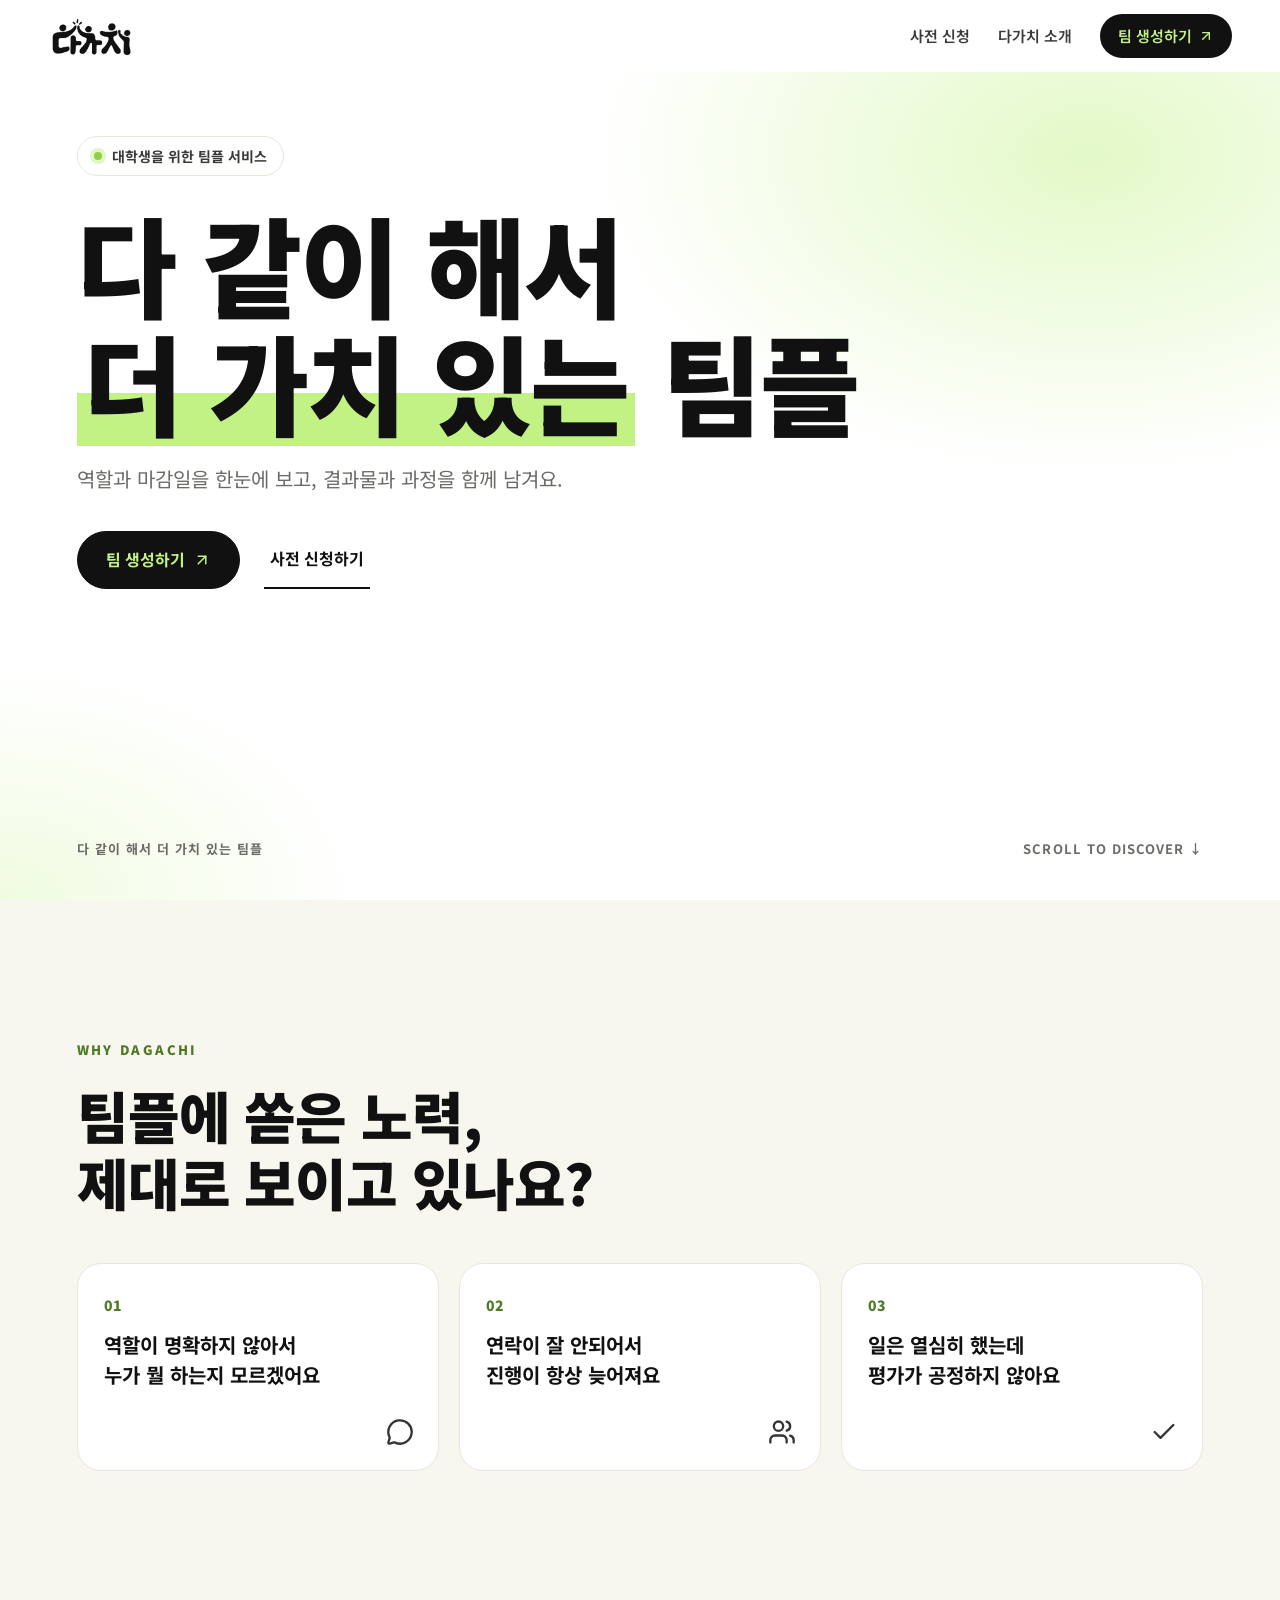
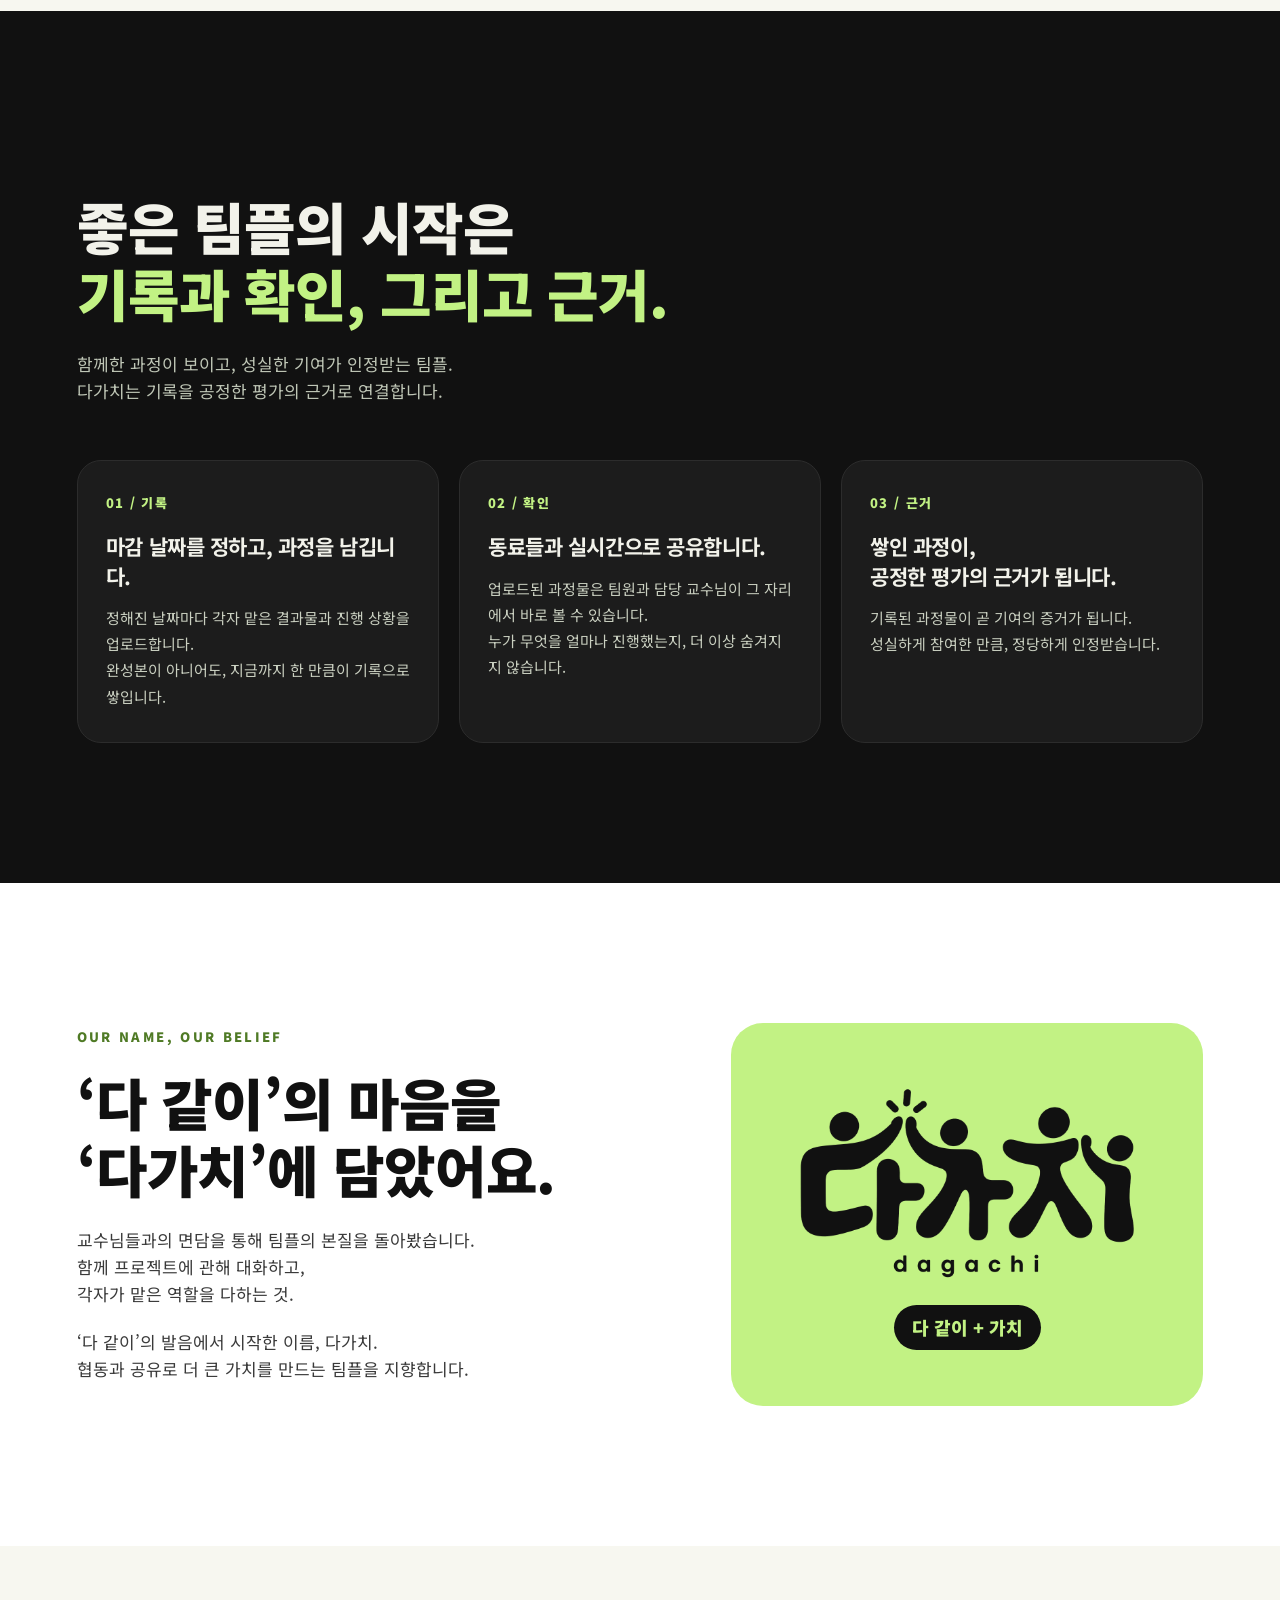
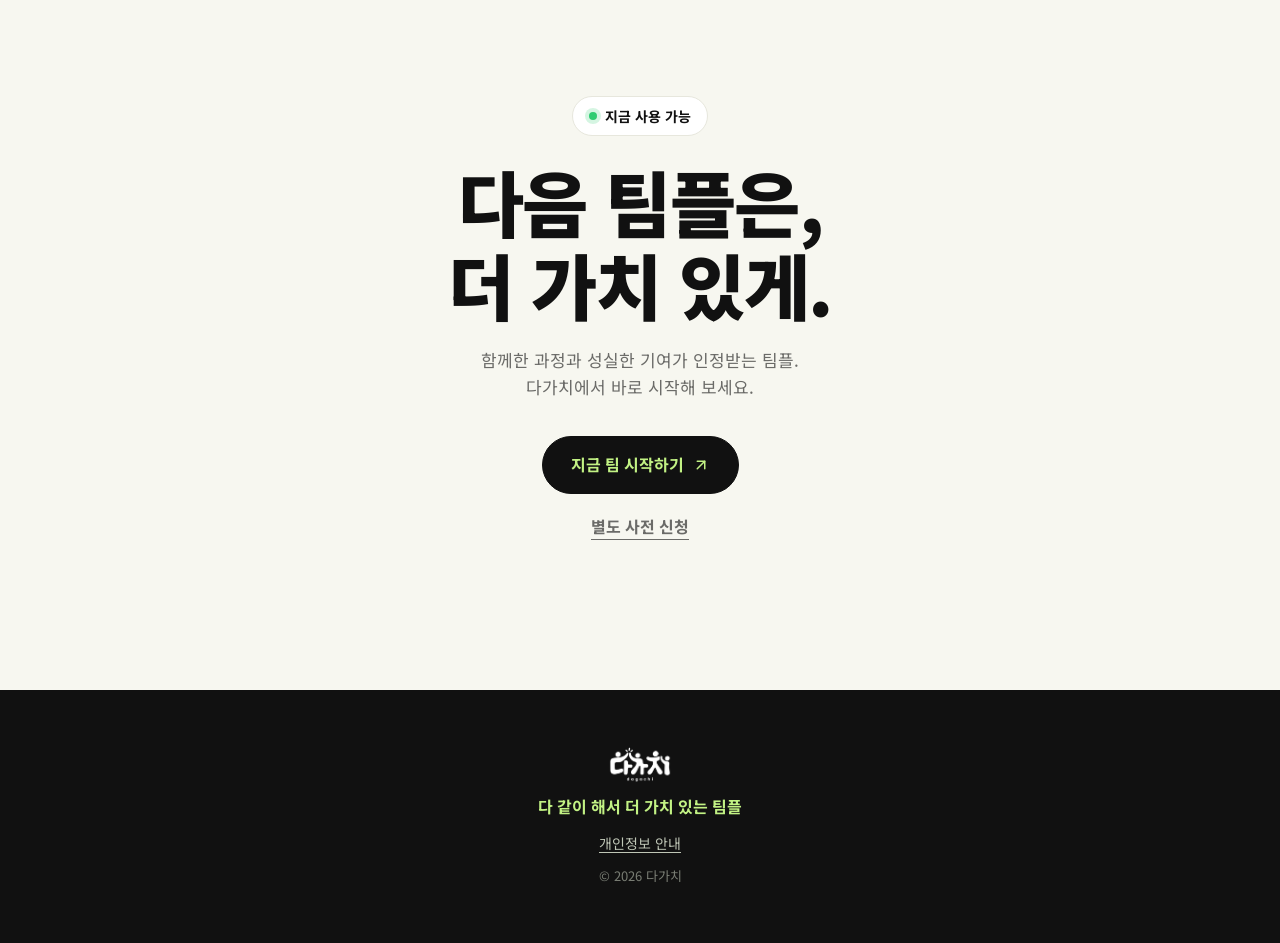
<file: index.html>
<!DOCTYPE html>
<html lang="ko">
<head>
<meta charset="utf-8">
<meta name="viewport" content="width=device-width, initial-scale=1">
<title>다가치 — 다 같이 해서 더 가치 있는 팀플</title>
<meta name="description" content="함께 이야기하고 각자의 역할을 다하는 팀플. 대학생의 더 나은 협업을 준비하는 다가치를 소개합니다.">
<meta property="og:title" content="다가치 — 다 같이 해서 더 가치 있는 팀플">
<meta property="og:description" content="역할과 마감일을 한눈에 보고, 결과물과 과정을 함께 남겨요.">
<meta property="og:image" content="assets/logo-full.png">
<link rel="icon" type="image/png" href="assets/favicon.png">
<link rel="preconnect" href="https://fonts.googleapis.com">
<link rel="preconnect" href="https://fonts.gstatic.com" crossorigin>
<link href="https://fonts.googleapis.com/css2?family=Noto+Sans+KR:wght@400;500;700;900&display=swap" rel="stylesheet">

<!-- Google Analytics (GA4) -->
<script async src="https://www.googletagmanager.com/gtag/js?id=G-YH90YD4DW3"></script>
<script>
  window.dataLayer = window.dataLayer || [];
  function gtag(){ dataLayer.push(arguments); }
  gtag('js', new Date());
  gtag('config', 'G-YH90YD4DW3');
  document.documentElement.classList.add('js');
</script>

<style>
  :root{
    --ink:#111111;
    --ink-soft:#3a3a3a;
    --gray:#6b6b68;
    --paper:#ffffff;
    --cream:#f7f7f0;
    --line:#e7e7dd;
    --lime:#c2f284;
    --lime-dark:#8fce4b;
    --lime-deep:#4f7a25;
    --danger:#c0392b;
    --radius-sm:10px;
    --radius-md:16px;
    --radius-lg:24px;
    --shadow-md:0 12px 30px rgba(17,17,17,.08);
    --shadow-lg:0 24px 60px rgba(17,17,17,.18);
    --header-h:72px;
    --font:'Noto Sans KR',-apple-system,BlinkMacSystemFont,'Segoe UI',Roboto,sans-serif;
  }
  *{ box-sizing:border-box; }
  html{ scroll-behavior:smooth; }
  body{
    margin:0; font-family:var(--font); color:var(--ink); background:var(--paper);
    line-height:1.6; -webkit-font-smoothing:antialiased; overflow-x:hidden;
  }
  body.modal-open{ overflow:hidden; }
  img{ max-width:100%; display:block; }
  a{ color:inherit; text-decoration:none; }
  button{ font:inherit; color:inherit; cursor:pointer; }
  h1,h2,h3{ letter-spacing:-.02em; }
  section[id]{ scroll-margin-top:var(--header-h); }
  :focus-visible{ outline:3px solid var(--lime-dark); outline-offset:3px; border-radius:6px; }

  .skip{
    position:absolute; left:16px; top:-60px; z-index:200;
    background:var(--ink); color:var(--lime); padding:10px 16px; border-radius:999px; font-weight:700;
  }
  .skip:focus{ top:12px; }

  /* ---------- Header ---------- */
  .header{
    position:sticky; top:0; z-index:100; height:var(--header-h);
    display:flex; align-items:center; justify-content:space-between; gap:16px;
    padding:0 clamp(16px,4vw,48px);
    background:rgba(255,255,255,.88); backdrop-filter:blur(10px);
    border-bottom:1px solid transparent; transition:border-color .2s, box-shadow .2s;
  }
  .header.scrolled{ border-color:var(--line); box-shadow:0 4px 20px rgba(17,17,17,.05); }
  .header .logo{ height:40px; width:auto; }
  .header nav{ display:flex; align-items:center; gap:28px; }
  .header nav a{ font-weight:600; font-size:15px; color:var(--ink-soft); transition:color .15s; }
  .header nav a:hover{ color:var(--ink); }
  .nav-cta{
    display:inline-flex; align-items:center; gap:6px;
    background:var(--ink); color:var(--lime)!important; padding:10px 18px; border-radius:999px;
    transition:transform .15s, box-shadow .15s;
  }
  .nav-cta:hover{ transform:translateY(-2px); box-shadow:var(--shadow-md); }
  .menu-toggle{
    display:none; width:44px; height:44px; border:0; border-radius:12px; background:transparent;
    align-items:center; justify-content:center;
  }
  .menu-toggle span,.menu-toggle span::before,.menu-toggle span::after{
    display:block; width:22px; height:2px; background:var(--ink); border-radius:2px; position:relative;
    transition:transform .2s, background .2s;
  }
  .menu-toggle span::before,.menu-toggle span::after{ content:""; position:absolute; left:0; }
  .menu-toggle span::before{ top:-7px; }
  .menu-toggle span::after{ top:7px; }
  .menu-toggle[aria-expanded="true"] span{ background:transparent; }
  .menu-toggle[aria-expanded="true"] span::before{ transform:translateY(7px) rotate(45deg); }
  .menu-toggle[aria-expanded="true"] span::after{ transform:translateY(-7px) rotate(-45deg); }

  @media (max-width:760px){
    .menu-toggle{ display:inline-flex; }
    .header nav{
      position:absolute; top:var(--header-h); left:0; right:0;
      flex-direction:column; align-items:stretch; gap:4px;
      padding:12px 16px 20px; background:var(--paper); border-bottom:1px solid var(--line);
      box-shadow:0 16px 30px rgba(17,17,17,.08);
      display:none;
    }
    .header nav.open{ display:flex; }
    .header nav a{ padding:12px 8px; font-size:16px; }
    .nav-cta{ justify-content:center; margin-top:8px; }
    html:not(.js) .header nav{ display:flex; position:static; box-shadow:none; flex-direction:row; padding:0; border:0; }
  }

  /* ---------- Buttons ---------- */
  .primary,.btn{
    display:inline-flex; align-items:center; justify-content:center; gap:8px;
    padding:15px 28px; border-radius:999px; border:1.5px solid var(--ink);
    background:var(--ink); color:var(--lime); font-weight:700; font-size:16px;
    transition:transform .15s, box-shadow .15s, background .15s, color .15s;
  }
  .primary:hover,.btn:hover{ transform:translateY(-2px); box-shadow:var(--shadow-md); }
  .btn-ghost{ background:transparent; color:var(--ink); }
  .btn-ghost:hover{ background:var(--ink); color:var(--lime); }
  .btn[disabled]{ opacity:.6; cursor:not-allowed; transform:none; box-shadow:none; }
  .secondary-link{
    font-weight:700; font-size:16px; padding:15px 6px;
    border-bottom:2px solid var(--ink); border-radius:0;
  }
  .secondary-link:hover{ color:var(--lime-deep); border-color:var(--lime-deep); }

  /* ---------- Hero ---------- */
  .hero{
    min-height:calc(100vh - var(--header-h)); min-height:calc(100svh - var(--header-h));
    display:flex; flex-direction:column; justify-content:center;
    padding:64px clamp(16px,6vw,96px) 40px; position:relative;
    background:
      radial-gradient(55% 55% at 85% 10%, rgba(194,242,132,.45), rgba(194,242,132,0) 70%),
      radial-gradient(40% 40% at 0% 100%, rgba(194,242,132,.25), rgba(194,242,132,0) 70%),
      var(--paper);
  }
  .eyebrow{
    display:inline-flex; align-items:center; gap:10px; align-self:flex-start;
    font-weight:700; font-size:14px; color:var(--ink-soft);
    background:var(--paper); border:1px solid var(--line); padding:8px 16px; border-radius:999px;
  }
  .eyebrow span{ width:8px; height:8px; border-radius:50%; background:var(--lime-dark); box-shadow:0 0 0 4px rgba(194,242,132,.5); }
  .hero h1{ font-size:clamp(44px,8.5vw,112px); line-height:1.08; font-weight:900; margin:28px 0 24px; }
  .highlight{ background:linear-gradient(transparent 58%, var(--lime) 58%, var(--lime) 92%, transparent 92%); padding:0 .06em; }
  .hero-copy{ font-size:clamp(17px,2vw,20px); color:var(--gray); margin:0 0 36px; max-width:560px; }
  .hero-actions{ display:flex; align-items:center; gap:24px; flex-wrap:wrap; }
  .hero-bottom{
    display:flex; justify-content:space-between; gap:16px; flex-wrap:wrap;
    margin-top:auto; padding-top:64px; font-size:13px; font-weight:700; letter-spacing:.08em; color:var(--gray);
  }
  .scroll-link{ background:none; border:0; padding:0; font-weight:700; letter-spacing:.08em; color:var(--gray); }
  .scroll-link:hover{ color:var(--ink); }
  .scroll-link .arrow{ display:inline-block; animation:bob 1.6s ease-in-out infinite; }
  @keyframes bob{ 50%{ transform:translateY(4px); } }

  /* ---------- Sections ---------- */
  .section{ padding:clamp(80px,12vw,140px) clamp(16px,6vw,96px); }
  .section-label{ font-size:13px; font-weight:900; letter-spacing:.18em; color:var(--lime-deep); margin-bottom:20px; }
  .section h2{ font-size:clamp(30px,4.6vw,56px); line-height:1.2; font-weight:900; margin:0 0 24px; }
  .section-copy{ font-size:17px; color:var(--gray); margin:0 0 56px; max-width:640px; }

  .intro{ background:var(--cream); }
  .questions{ display:grid; grid-template-columns:repeat(3,1fr); gap:20px; margin-top:48px; }
  .questions > div{
    position:relative; background:var(--paper); border:1px solid var(--line); border-radius:var(--radius-lg);
    padding:28px 26px 80px; transition:transform .2s, box-shadow .2s;
  }
  .questions > div:hover{ transform:translateY(-4px); box-shadow:var(--shadow-md); }
  .questions span{ font-weight:900; font-size:14px; color:var(--lime-deep); }
  .questions p{ font-size:clamp(17px,1.8vw,20px); font-weight:700; margin:12px 0 0; line-height:1.5; }
  .questions svg{ position:absolute; right:24px; bottom:24px; color:var(--ink); opacity:.85; }
  @media (max-width:860px){ .questions{ grid-template-columns:1fr; } }

  .values{ background:var(--ink); color:#f2f2ea; }
  .values .section-label{ color:var(--lime); }
  .values h2 span{ color:var(--lime); }
  .values .section-copy{ color:#bfc6b6; }
  .value-list{ display:grid; grid-template-columns:repeat(3,1fr); gap:20px; }
  .value-list article{
    background:#1c1c1c; border:1px solid #2c2c2c; border-radius:var(--radius-lg); padding:32px 28px;
    transition:transform .2s, background .2s, border-color .2s;
  }
  .value-list article:hover{ transform:translateY(-4px); border-color:var(--lime); }
  .value-num{ font-size:13px; font-weight:900; letter-spacing:.1em; color:var(--lime); margin-bottom:18px; }
  .value-list h3{ font-size:21px; line-height:1.4; margin:0 0 14px; }
  .value-list p{ margin:0; font-size:15px; color:#c9cfc0; line-height:1.75; }
  @media (max-width:960px){ .value-list{ grid-template-columns:1fr; } }

  .story{ display:grid; grid-template-columns:1.1fr .9fr; gap:clamp(32px,6vw,80px); align-items:center; }
  .story p{ font-size:17px; color:var(--ink-soft); margin:0 0 20px; }
  .brand-panel{
    background:var(--lime); border-radius:32px; padding:clamp(32px,5vw,56px);
    display:flex; flex-direction:column; align-items:center; gap:24px;
  }
  .brand-panel img{ width:100%; max-width:420px; height:auto; }
  .brand-panel span{ font-weight:900; font-size:18px; background:var(--ink); color:var(--lime); padding:8px 18px; border-radius:999px; }
  @media (max-width:860px){ .story{ grid-template-columns:1fr; } }

  .closing{
    text-align:center; padding:clamp(88px,12vw,150px) 16px; background:var(--cream);
    display:flex; flex-direction:column; align-items:center;
  }
  .status{
    display:inline-flex; align-items:center; gap:8px; font-weight:700; font-size:14px;
    background:var(--paper); border:1px solid var(--line); padding:8px 16px; border-radius:999px;
  }
  .status::before{ content:""; width:8px; height:8px; border-radius:50%; background:#2ecc71; box-shadow:0 0 0 4px rgba(46,204,113,.2); }
  .closing h2{ font-size:clamp(36px,6vw,72px); line-height:1.15; font-weight:900; margin:24px 0 20px; }
  .closing p{ color:var(--gray); font-size:17px; margin:0 0 36px; }
  .closing-signup{ margin-top:20px; font-weight:700; color:var(--gray); border-bottom:1.5px solid currentColor; }
  .closing-signup:hover{ color:var(--ink); }

  footer{
    background:var(--ink); color:#bfc6b6; padding:56px 16px;
    display:flex; flex-direction:column; align-items:center; gap:12px; text-align:center;
  }
  footer .logo{ height:36px; width:auto; }
  footer p{ margin:0; color:var(--lime); font-weight:700; }
  .privacy-link{ font-size:14px; text-decoration:underline; text-underline-offset:3px; }
  .privacy-link:hover{ color:#fff; }
  footer > span{ font-size:13px; opacity:.6; }

  .to-top{
    position:fixed; right:20px; bottom:20px; z-index:90; width:48px; height:48px; border-radius:50%;
    border:0; background:var(--ink); color:var(--lime); box-shadow:var(--shadow-md);
    display:flex; align-items:center; justify-content:center;
    opacity:0; pointer-events:none; transform:translateY(10px); transition:opacity .2s, transform .2s;
  }
  .to-top.show{ opacity:1; pointer-events:auto; transform:none; }

  /* ---------- Reveal (JS 있을 때만) ---------- */
  .js .reveal{ opacity:0; transform:translateY(24px); transition:opacity .7s ease, transform .7s ease; }
  .js .reveal.in{ opacity:1; transform:none; }
  @media (prefers-reduced-motion:reduce){
    html{ scroll-behavior:auto; }
    .js .reveal{ opacity:1; transform:none; transition:none; }
    .scroll-link .arrow{ animation:none; }
  }

  /* ---------- Modal (JS 없이도 :target 으로 열림) ---------- */
  .modal{
    position:fixed; inset:0; z-index:300; display:none;
    align-items:flex-start; justify-content:center; padding:5vh 16px;
    background:rgba(17,17,17,.55); overflow-y:auto;
  }
  html:not(.js) .modal:target,.modal.open{ display:flex; }
  .modal-dialog{
    position:relative; width:100%; max-width:560px; margin:auto;
    background:var(--paper); border-radius:var(--radius-lg); box-shadow:var(--shadow-lg);
    padding:clamp(28px,5vw,40px); animation:pop .25s ease;
  }
  @keyframes pop{ from{ opacity:0; transform:translateY(12px) scale(.98); } }
  .modal-close{
    position:absolute; top:14px; right:14px; width:40px; height:40px; border-radius:50%;
    border:0; background:var(--cream); display:flex; align-items:center; justify-content:center; font-size:22px; line-height:1;
  }
  .modal-close:hover{ background:var(--line); }
  .modal h2{ font-size:26px; font-weight:900; margin:0 0 8px; padding-right:40px; }
  .modal .lead{ color:var(--gray); margin:0 0 24px; font-size:15px; }
  .modal h3{ font-size:16px; margin:22px 0 6px; }
  .modal .doc p,.modal .doc li{ font-size:14.5px; color:var(--ink-soft); }
  .modal .doc ul{ padding-left:20px; margin:6px 0; }

  form{ display:flex; flex-direction:column; gap:16px; }
  .field{ display:flex; flex-direction:column; gap:6px; }
  .field label{ font-size:14px; font-weight:700; }
  .field .opt{ color:var(--gray); font-weight:500; }
  .row{ display:grid; grid-template-columns:1fr 1fr; gap:12px; }
  @media (max-width:520px){ .row{ grid-template-columns:1fr; } }
  input,select,textarea{
    width:100%; font:inherit; font-size:15px; color:var(--ink); background:var(--paper);
    border:1.5px solid var(--line); border-radius:var(--radius-sm); padding:12px 14px;
    transition:border-color .15s, box-shadow .15s;
  }
  input:focus,select:focus,textarea:focus{ outline:none; border-color:var(--lime-dark); box-shadow:0 0 0 4px rgba(194,242,132,.45); }
  .invalid input,.invalid select{ border-color:var(--danger); }
  .error{ color:var(--danger); font-size:13px; min-height:0; }
  .error:empty{ display:none; }
  .check{ display:flex; gap:10px; align-items:flex-start; font-size:14px; color:var(--ink-soft); }
  .check input{ width:18px; height:18px; margin-top:3px; accent-color:var(--ink); flex:none; }
  .check a{ text-decoration:underline; text-underline-offset:3px; font-weight:700; }
  .hint{ font-size:13px; color:var(--gray); margin:0; }

  .result{ text-align:center; }
  .result[hidden]{ display:none; }
  .result .badge{
    width:64px; height:64px; margin:0 auto 16px; border-radius:50%;
    background:var(--lime); display:flex; align-items:center; justify-content:center;
  }
  .code-box{
    display:flex; align-items:center; justify-content:space-between; gap:12px;
    background:var(--cream); border:1.5px dashed var(--lime-dark); border-radius:var(--radius-md);
    padding:16px 18px; margin:20px 0;
  }
  .code-box strong{ font-size:28px; letter-spacing:.18em; font-family:ui-monospace,SFMono-Regular,Menlo,monospace; }
  .result-actions{ display:flex; gap:10px; justify-content:center; flex-wrap:wrap; }
  .team-summary{ text-align:left; background:var(--cream); border-radius:var(--radius-md); padding:16px 18px; font-size:14px; margin:0; }
  .team-summary div{ display:flex; justify-content:space-between; gap:12px; padding:4px 0; }
  .team-summary dt{ color:var(--gray); }
  .team-summary dd{ margin:0; font-weight:700; text-align:right; }

  .my-teams{ margin-top:28px; border-top:1px solid var(--line); padding-top:20px; }
  .my-teams[hidden]{ display:none; }
  .my-teams h3{ margin:0 0 12px; }
  .my-teams ul{ list-style:none; margin:0; padding:0; display:flex; flex-direction:column; gap:8px; }
  .my-teams li{
    display:flex; justify-content:space-between; align-items:center; gap:12px;
    border:1px solid var(--line); border-radius:12px; padding:10px 14px; font-size:14px;
  }
  .my-teams li b{ display:block; }
  .my-teams li small{ color:var(--gray); }
  .my-teams .dday{ font-weight:900; font-size:13px; background:var(--ink); color:var(--lime); border-radius:999px; padding:4px 10px; white-space:nowrap; }
  .link-btn{ background:none; border:0; padding:0; color:var(--gray); font-size:13px; text-decoration:underline; }

  .toast{
    position:fixed; left:50%; bottom:28px; z-index:400; transform:translate(-50%,20px);
    background:var(--ink); color:var(--lime); font-weight:700; font-size:14px;
    padding:12px 20px; border-radius:999px; box-shadow:var(--shadow-md);
    opacity:0; pointer-events:none; transition:opacity .2s, transform .2s; max-width:calc(100% - 32px); text-align:center;
  }
  .toast.show{ opacity:1; transform:translate(-50%,0); }
</style>
</head>
<body>
<a class="skip" href="#main">본문 바로가기</a>

<header class="header" id="top">
  <a href="#top" data-scroll-top aria-label="다가치 홈">
    <img class="logo" src="assets/logo-icon.png" alt="다가치" width="1102" height="506">
  </a>
  <button class="menu-toggle" type="button" aria-label="메뉴 열기" aria-expanded="false" aria-controls="site-nav"><span></span></button>
  <nav id="site-nav" aria-label="주요 메뉴">
    <a class="lab-nav" href="#signup">사전 신청</a>
    <a href="#about">다가치 소개</a>
    <a class="nav-cta" href="#lab">팀 생성하기
      <svg xmlns="http://www.w3.org/2000/svg" width="16" height="16" viewBox="0 0 24 24" fill="none" stroke="currentColor" stroke-width="2" stroke-linecap="round" stroke-linejoin="round" aria-hidden="true"><path d="M7 7h10v10"/><path d="M7 17 17 7"/></svg>
    </a>
  </nav>
</header>

<main id="main">
  <section class="hero">
    <div class="eyebrow"><span></span> 대학생을 위한 팀플 서비스</div>
    <h1>다 같이 해서<br><span class="highlight">더 가치 있는</span> 팀플</h1>
    <p class="hero-copy">역할과 마감일을 한눈에 보고, 결과물과 과정을 함께 남겨요.</p>
    <div class="hero-actions">
      <a class="primary" href="#lab">팀 생성하기
        <svg xmlns="http://www.w3.org/2000/svg" width="18" height="18" viewBox="0 0 24 24" fill="none" stroke="currentColor" stroke-width="2" stroke-linecap="round" stroke-linejoin="round" aria-hidden="true"><path d="M7 7h10v10"/><path d="M7 17 17 7"/></svg>
      </a>
      <a class="secondary-link" href="#signup">사전 신청하기</a>
    </div>
    <div class="hero-bottom">
      <span>다 같이 해서 더 가치 있는 팀플</span>
      <a class="scroll-link" href="#about">SCROLL TO DISCOVER <span class="arrow">↓</span></a>
    </div>
  </section>

  <section class="intro section" id="about">
    <div class="section-label reveal">WHY DAGACHI</div>
    <h2 class="reveal">팀플에 쏟은 노력,<br>제대로 보이고 있나요?</h2>
    <div class="questions">
      <div class="reveal">
        <span>01</span>
        <p>역할이 명확하지 않아서<br>누가 뭘 하는지 모르겠어요</p>
        <svg xmlns="http://www.w3.org/2000/svg" width="28" height="28" viewBox="0 0 24 24" fill="none" stroke="currentColor" stroke-width="2" stroke-linecap="round" stroke-linejoin="round" aria-hidden="true"><path d="M2.992 16.342a2 2 0 0 1 .094 1.167l-1.065 3.29a1 1 0 0 0 1.236 1.168l3.413-.998a2 2 0 0 1 1.099.092 10 10 0 1 0-4.777-4.719"/></svg>
      </div>
      <div class="reveal">
        <span>02</span>
        <p>연락이 잘 안되어서<br>진행이 항상 늦어져요</p>
        <svg xmlns="http://www.w3.org/2000/svg" width="28" height="28" viewBox="0 0 24 24" fill="none" stroke="currentColor" stroke-width="2" stroke-linecap="round" stroke-linejoin="round" aria-hidden="true"><path d="M16 21v-2a4 4 0 0 0-4-4H6a4 4 0 0 0-4 4v2"/><path d="M16 3.128a4 4 0 0 1 0 7.744"/><path d="M22 21v-2a4 4 0 0 0-3-3.87"/><circle cx="9" cy="7" r="4"/></svg>
      </div>
      <div class="reveal">
        <span>03</span>
        <p>일은 열심히 했는데<br>평가가 공정하지 않아요</p>
        <svg xmlns="http://www.w3.org/2000/svg" width="28" height="28" viewBox="0 0 24 24" fill="none" stroke="currentColor" stroke-width="2" stroke-linecap="round" stroke-linejoin="round" aria-hidden="true"><path d="M20 6 9 17l-5-5"/></svg>
      </div>
    </div>
  </section>

  <section class="values section" id="values">
    <div class="section-label reveal">BETTER, TOGETHER</div>
    <h2 class="reveal">좋은 팀플의 시작은<br><span>기록과 확인, 그리고 근거.</span></h2>
    <p class="section-copy reveal">함께한 과정이 보이고, 성실한 기여가 인정받는 팀플.<br>다가치는 기록을 공정한 평가의 근거로 연결합니다.</p>
    <div class="value-list">
      <article class="reveal">
        <div class="value-num">01 / 기록</div>
        <h3>마감 날짜를 정하고, 과정을 남깁니다.</h3>
        <p>정해진 날짜마다 각자 맡은 결과물과 진행 상황을 업로드합니다.<br>완성본이 아니어도, 지금까지 한 만큼이 기록으로 쌓입니다.</p>
      </article>
      <article class="reveal">
        <div class="value-num">02 / 확인</div>
        <h3>동료들과 실시간으로 공유합니다.</h3>
        <p>업로드된 과정물은 팀원과 담당 교수님이 그 자리에서 바로 볼 수 있습니다.<br>누가 무엇을 얼마나 진행했는지, 더 이상 숨겨지지 않습니다.</p>
      </article>
      <article class="reveal">
        <div class="value-num">03 / 근거</div>
        <h3>쌓인 과정이,<br>공정한 평가의 근거가 됩니다.</h3>
        <p>기록된 과정물이 곧 기여의 증거가 됩니다.<br>성실하게 참여한 만큼, 정당하게 인정받습니다.</p>
      </article>
    </div>
  </section>

  <section class="story section" id="story">
    <div class="reveal">
      <div class="section-label">OUR NAME, OUR BELIEF</div>
      <h2>‘다 같이’의 마음을<br>‘다가치’에 담았어요.</h2>
      <p>교수님들과의 면담을 통해 팀플의 본질을 돌아봤습니다.<br>함께 프로젝트에 관해 대화하고,<br>각자가 맡은 역할을 다하는 것.</p>
      <p>‘다 같이’의 발음에서 시작한 이름, 다가치.<br>협동과 공유로 더 큰 가치를 만드는 팀플을 지향합니다.</p>
    </div>
    <div class="brand-panel reveal">
      <img src="assets/logo-mark.png" alt="사람들이 함께 하이파이브하는 모습의 다가치 로고" width="1062" height="596">
      <span>다 같이 + 가치</span>
    </div>
  </section>

  <section class="closing" id="start">
    <span class="status reveal">지금 사용 가능</span>
    <h2 class="reveal">다음 팀플은,<br>더 가치 있게.</h2>
    <p class="reveal">함께한 과정과 성실한 기여가 인정받는 팀플.<br>다가치에서 바로 시작해 보세요.</p>
    <a class="primary reveal" href="#lab">지금 팀 시작하기
      <svg xmlns="http://www.w3.org/2000/svg" width="18" height="18" viewBox="0 0 24 24" fill="none" stroke="currentColor" stroke-width="2" stroke-linecap="round" stroke-linejoin="round" aria-hidden="true"><path d="M7 7h10v10"/><path d="M7 17 17 7"/></svg>
    </a>
    <a class="closing-signup" href="#signup">별도 사전 신청</a>
  </section>
</main>

<footer>
  <img class="logo" src="assets/logo-mark-white.png" alt="다가치" width="1062" height="596">
  <p>다 같이 해서 더 가치 있는 팀플</p>
  <a class="privacy-link" href="#privacy">개인정보 안내</a>
  <span>© 2026 다가치</span>
</footer>

<button class="to-top" type="button" aria-label="맨 위로 이동" data-scroll-top>
  <svg xmlns="http://www.w3.org/2000/svg" width="20" height="20" viewBox="0 0 24 24" fill="none" stroke="currentColor" stroke-width="2.5" stroke-linecap="round" stroke-linejoin="round" aria-hidden="true"><path d="m18 15-6-6-6 6"/></svg>
</button>

<!-- ========== 사전 신청 ========== -->
<div class="modal" id="signup" role="dialog" aria-modal="true" aria-labelledby="signup-title">
  <div class="modal-dialog">
    <a class="modal-close" href="#" data-close aria-label="닫기">×</a>
    <div data-form-view>
      <h2 id="signup-title">사전 신청하기</h2>
      <p class="lead">정식 오픈 소식과 베타 초대를 가장 먼저 보내드릴게요.</p>
      <form id="signup-form" novalidate>
        <div class="field">
          <label for="su-name">이름</label>
          <input id="su-name" name="name" type="text" autocomplete="name" placeholder="홍길동" required>
          <span class="error"></span>
        </div>
        <div class="field">
          <label for="su-email">이메일</label>
          <input id="su-email" name="email" type="email" autocomplete="email" placeholder="you@university.ac.kr" required>
          <span class="error"></span>
        </div>
        <div class="row">
          <div class="field">
            <label for="su-school">학교 <span class="opt">(선택)</span></label>
            <input id="su-school" name="school" type="text" placeholder="OO대학교">
          </div>
          <div class="field">
            <label for="su-role">구분</label>
            <select id="su-role" name="role" required>
              <option value="">선택해 주세요</option>
              <option value="student">학생</option>
              <option value="professor">교수 · 조교</option>
              <option value="other">기타</option>
            </select>
            <span class="error"></span>
          </div>
        </div>
        <div class="field">
          <label class="check"><input type="checkbox" name="agree" required> <span>개인정보 수집·이용에 동의합니다. <a href="#privacy">내용 보기</a></span></label>
          <span class="error"></span>
        </div>
        <button class="btn" type="submit">사전 신청 완료하기</button>
      </form>
    </div>
    <div class="result" data-result-view hidden>
      <div class="badge"><svg xmlns="http://www.w3.org/2000/svg" width="30" height="30" viewBox="0 0 24 24" fill="none" stroke="#111" stroke-width="3" stroke-linecap="round" stroke-linejoin="round" aria-hidden="true"><path d="M20 6 9 17l-5-5"/></svg></div>
      <h2 style="padding:0">신청이 완료됐어요!</h2>
      <p class="lead"><b data-signup-name></b>님, 오픈 소식을 <b data-signup-email></b>(으)로 보내드릴게요.</p>
      <div class="result-actions">
        <a class="btn" href="#lab">바로 팀 만들어 보기</a>
        <a class="btn btn-ghost" href="#" data-close>닫기</a>
      </div>
    </div>
  </div>
</div>

<!-- ========== 팀 생성하기 ========== -->
<div class="modal" id="lab" role="dialog" aria-modal="true" aria-labelledby="lab-title">
  <div class="modal-dialog">
    <a class="modal-close" href="#" data-close aria-label="닫기">×</a>
    <div data-form-view>
      <h2 id="lab-title">팀 생성하기</h2>
      <p class="lead">팀을 만들면 팀원과 교수님을 초대할 수 있는 코드가 발급돼요.</p>
      <form id="lab-form" novalidate>
        <div class="field">
          <label for="lab-team">팀 이름</label>
          <input id="lab-team" name="team" type="text" maxlength="30" placeholder="예) 마케팅원론 3조" required>
          <span class="error"></span>
        </div>
        <div class="row">
          <div class="field">
            <label for="lab-course">과목명</label>
            <input id="lab-course" name="course" type="text" maxlength="40" placeholder="예) 마케팅원론" required>
            <span class="error"></span>
          </div>
          <div class="field">
            <label for="lab-deadline">최종 마감일</label>
            <input id="lab-deadline" name="deadline" type="date" required>
            <span class="error"></span>
          </div>
        </div>
        <div class="row">
          <div class="field">
            <label for="lab-me">내 이름</label>
            <input id="lab-me" name="me" type="text" maxlength="20" placeholder="홍길동" required>
            <span class="error"></span>
          </div>
          <div class="field">
            <label for="lab-role">내 역할</label>
            <select id="lab-role" name="role">
              <option>팀장</option>
              <option>자료조사</option>
              <option>발표</option>
              <option>PPT 제작</option>
              <option>보고서 작성</option>
            </select>
          </div>
        </div>
        <div class="field">
          <label for="lab-members">팀원 이름 <span class="opt">(선택 · 쉼표로 구분)</span></label>
          <input id="lab-members" name="members" type="text" placeholder="김가치, 이다같, 박팀플">
        </div>
        <button class="btn" type="submit">팀 만들고 초대 코드 받기</button>
        <p class="hint">체험용 기능이에요. 만든 팀은 이 브라우저에만 저장됩니다.</p>
      </form>
    </div>
    <div class="result" data-result-view hidden>
      <div class="badge"><svg xmlns="http://www.w3.org/2000/svg" width="30" height="30" viewBox="0 0 24 24" fill="none" stroke="#111" stroke-width="2.5" stroke-linecap="round" stroke-linejoin="round" aria-hidden="true"><path d="M16 21v-2a4 4 0 0 0-4-4H6a4 4 0 0 0-4 4v2"/><circle cx="9" cy="7" r="4"/><path d="M22 21v-2a4 4 0 0 0-3-3.87"/><path d="M16 3.13a4 4 0 0 1 0 7.75"/></svg></div>
      <h2 style="padding:0"><span data-team-name></span> 팀이 만들어졌어요!</h2>
      <p class="lead">아래 초대 코드를 팀원과 교수님께 공유하세요.</p>
      <div class="code-box">
        <strong data-team-code>------</strong>
        <button class="btn" type="button" data-copy style="padding:10px 18px;font-size:14px">코드 복사</button>
      </div>
      <dl class="team-summary" data-team-summary></dl>
      <div class="result-actions" style="margin-top:20px">
        <button class="btn btn-ghost" type="button" data-new-team>새 팀 만들기</button>
        <a class="btn" href="#" data-close>완료</a>
      </div>
    </div>
    <div class="my-teams" data-my-teams hidden>
      <h3>내가 만든 팀</h3>
      <ul data-team-list></ul>
      <p style="margin:10px 0 0"><button class="link-btn" type="button" data-clear-teams>목록 비우기</button></p>
    </div>
  </div>
</div>

<!-- ========== 개인정보 안내 ========== -->
<div class="modal" id="privacy" role="dialog" aria-modal="true" aria-labelledby="privacy-title">
  <div class="modal-dialog doc">
    <a class="modal-close" href="#" data-close aria-label="닫기">×</a>
    <h2 id="privacy-title">개인정보 안내</h2>
    <p class="lead">다가치는 서비스 준비에 꼭 필요한 정보만 받습니다.</p>
    <h3>수집 항목</h3>
    <ul>
      <li>사전 신청: 이름, 이메일, 학교(선택), 구분(학생/교수/기타)</li>
      <li>팀 생성 체험: 팀 이름, 과목명, 마감일, 이름, 팀원 이름</li>
    </ul>
    <h3>이용 목적</h3>
    <p>정식 오픈 및 베타 초대 안내, 서비스 개선을 위한 통계 분석</p>
    <h3>보관 위치 및 기간</h3>
    <p>현재 입력하신 정보는 서버로 전송되지 않고 사용 중인 브라우저(localStorage)에만 저장됩니다. 브라우저 데이터를 삭제하면 함께 지워집니다.</p>
    <h3>방문 통계</h3>
    <p>사이트 이용 현황 파악을 위해 Google Analytics를 사용합니다. 이름·이메일 등 입력하신 내용은 Google Analytics로 전송하지 않습니다.</p>
    <div class="result-actions" style="margin-top:24px;justify-content:flex-start">
      <a class="btn" href="#" data-close>확인</a>
    </div>
  </div>
</div>

<div class="toast" role="status" aria-live="polite"></div>

<script>
(function () {
  'use strict';

  var header = document.querySelector('.header');
  var nav = document.getElementById('site-nav');
  var menuToggle = document.querySelector('.menu-toggle');
  var toTop = document.querySelector('.to-top');
  var toastEl = document.querySelector('.toast');
  var MODALS = ['signup', 'lab', 'privacy'];
  var lastFocus = null;
  var returnHash = '';

  /* ---------- 공통 유틸 ---------- */
  function track(name, params) {
    if (typeof window.gtag === 'function') window.gtag('event', name, params || {});
  }

  var toastTimer;
  function toast(msg) {
    toastEl.textContent = msg;
    toastEl.classList.add('show');
    clearTimeout(toastTimer);
    toastTimer = setTimeout(function () { toastEl.classList.remove('show'); }, 2400);
  }

  function store(key, value) {
    try {
      if (value === undefined) return JSON.parse(localStorage.getItem(key) || 'null');
      localStorage.setItem(key, JSON.stringify(value));
    } catch (e) { return null; }
  }

  function setHash(hash) {
    if (location.hash === hash) return;
    history.pushState(null, '', hash || location.pathname + location.search);
  }

  /* ---------- 모바일 메뉴 ---------- */
  function closeMenu() {
    nav.classList.remove('open');
    menuToggle.setAttribute('aria-expanded', 'false');
    menuToggle.setAttribute('aria-label', '메뉴 열기');
  }
  menuToggle.addEventListener('click', function () {
    var open = nav.classList.toggle('open');
    menuToggle.setAttribute('aria-expanded', String(open));
    menuToggle.setAttribute('aria-label', open ? '메뉴 닫기' : '메뉴 열기');
  });
  document.addEventListener('click', function (e) {
    if (nav.classList.contains('open') && !nav.contains(e.target) && !menuToggle.contains(e.target)) closeMenu();
  });

  /* ---------- 스크롤 상태 ---------- */
  function onScroll() {
    var y = window.scrollY;
    header.classList.toggle('scrolled', y > 8);
    toTop.classList.toggle('show', y > window.innerHeight * 0.8);
  }
  window.addEventListener('scroll', onScroll, { passive: true });
  onScroll();

  function scrollToSection(id) {
    var el = document.getElementById(id);
    if (!el) return;
    el.scrollIntoView({ behavior: 'smooth', block: 'start' });
    if (!el.hasAttribute('tabindex')) el.setAttribute('tabindex', '-1');
    el.focus({ preventScroll: true });
  }

  /* ---------- 모달 ---------- */
  function openModal(id) {
    var modal = document.getElementById(id);
    if (!modal) return;
    MODALS.forEach(function (m) { if (m !== id) document.getElementById(m).classList.remove('open'); });
    if (!modal.classList.contains('open')) {
      if (!document.querySelector('.modal.open')) lastFocus = document.activeElement;
      modal.classList.add('open');
      document.body.classList.add('modal-open');
      if (id === 'lab') renderTeams();
      var first = modal.querySelector('[data-form-view]:not([hidden]) input, [data-result-view]:not([hidden]) .btn, .btn');
      setTimeout(function () { (first || modal.querySelector('.modal-close')).focus(); }, 30);
      track('modal_open', { modal_name: id });
    }
  }

  function closeModals() {
    var any = false;
    MODALS.forEach(function (m) {
      var el = document.getElementById(m);
      if (el.classList.contains('open')) { el.classList.remove('open'); any = true; }
    });
    document.body.classList.remove('modal-open');
    if (any && lastFocus && lastFocus.focus) lastFocus.focus({ preventScroll: true });
  }

  function requestClose() {
    if (returnHash && MODALS.indexOf(returnHash) !== -1) { var h = returnHash; returnHash = ''; setHash('#' + h); openModal(h); return; }
    setHash('');
    closeModals();
  }

  function syncFromHash() {
    var id = location.hash.slice(1);
    if (MODALS.indexOf(id) !== -1) openModal(id);
    else closeModals();
  }
  window.addEventListener('hashchange', syncFromHash);
  window.addEventListener('popstate', syncFromHash);

  // 모든 #링크를 한 곳에서 처리 (스크롤 이동 + 모달 열기/닫기)
  document.addEventListener('click', function (e) {
    var a = e.target.closest('a[href^="#"], [data-scroll-top]');
    if (!a) return;

    if (a.hasAttribute('data-close')) { e.preventDefault(); requestClose(); return; }

    if (a.hasAttribute('data-scroll-top')) {
      e.preventDefault(); closeMenu();
      window.scrollTo({ top: 0, behavior: 'smooth' });
      setHash('');
      return;
    }

    var id = a.getAttribute('href').slice(1);
    if (!id) { e.preventDefault(); return; }

    if (MODALS.indexOf(id) !== -1) {
      e.preventDefault(); closeMenu();
      if (id === 'signup') track('click_signup', { event_category: 'conversion', event_label: '사전 신청하기 버튼', link_text: a.textContent.trim() });
      if (id === 'lab') track('click_create_team', { event_category: 'conversion', event_label: '팀 생성하기 버튼', link_text: a.textContent.trim() });
      // 사전신청 폼 안에서 '개인정보 내용 보기'를 누르면, 닫을 때 신청 폼으로 돌아감
      var current = document.querySelector('.modal.open');
      returnHash = (id === 'privacy' && current) ? current.id : '';
      setHash('#' + id);
      openModal(id);
      return;
    }

    if (document.getElementById(id)) {
      e.preventDefault(); closeMenu(); closeModals();
      setHash('#' + id);
      scrollToSection(id);
    }
  });

  // 배경 클릭 / ESC 로 닫기, 모달 안 포커스 가두기
  document.querySelectorAll('.modal').forEach(function (modal) {
    modal.addEventListener('mousedown', function (e) { if (e.target === modal) requestClose(); });
  });
  document.addEventListener('keydown', function (e) {
    var modal = document.querySelector('.modal.open');
    if (!modal) { if (e.key === 'Escape') closeMenu(); return; }
    if (e.key === 'Escape') { e.preventDefault(); requestClose(); return; }
    if (e.key !== 'Tab') return;
    var f = Array.prototype.filter.call(
      modal.querySelectorAll('a[href], button, input, select, textarea'),
      function (el) { return !el.disabled && el.offsetParent !== null; }
    );
    if (!f.length) return;
    if (e.shiftKey && document.activeElement === f[0]) { e.preventDefault(); f[f.length - 1].focus(); }
    else if (!e.shiftKey && document.activeElement === f[f.length - 1]) { e.preventDefault(); f[0].focus(); }
  });

  /* ---------- 폼 검증 ---------- */
  function setError(input, msg) {
    var field = input.closest('.field');
    var err = field && field.querySelector('.error');
    field.classList.toggle('invalid', !!msg);
    input.setAttribute('aria-invalid', msg ? 'true' : 'false');
    if (err) err.textContent = msg || '';
  }
  function validate(form, rules) {
    var firstBad = null;
    Object.keys(rules).forEach(function (name) {
      var input = form.elements[name];
      var msg = rules[name](input.type === 'checkbox' ? input.checked : input.value.trim());
      setError(input, msg);
      if (msg && !firstBad) firstBad = input;
    });
    if (firstBad) firstBad.focus();
    return !firstBad;
  }
  document.querySelectorAll('form').forEach(function (form) {
    form.addEventListener('input', function (e) { if (e.target.closest('.invalid')) setError(e.target, ''); });
    form.addEventListener('change', function (e) { if (e.target.closest('.invalid')) setError(e.target, ''); });
  });

  function showResult(modal, show) {
    modal.querySelector('[data-form-view]').hidden = show;
    modal.querySelector('[data-result-view]').hidden = !show;
  }

  /* ---------- 사전 신청 ---------- */
  var signupModal = document.getElementById('signup');
  var signupForm = document.getElementById('signup-form');
  var EMAIL_RE = /^[^\s@]+@[^\s@]+\.[^\s@]+$/;

  signupForm.addEventListener('submit', function (e) {
    e.preventDefault();
    var ok = validate(signupForm, {
      name: function (v) { return v ? '' : '이름을 입력해 주세요.'; },
      email: function (v) { return !v ? '이메일을 입력해 주세요.' : EMAIL_RE.test(v) ? '' : '이메일 형식을 확인해 주세요.'; },
      role: function (v) { return v ? '' : '구분을 선택해 주세요.'; },
      agree: function (v) { return v ? '' : '개인정보 수집·이용에 동의해 주세요.'; }
    });
    if (!ok) return;

    var data = {
      name: signupForm.elements.name.value.trim(),
      email: signupForm.elements.email.value.trim(),
      school: signupForm.elements.school.value.trim(),
      role: signupForm.elements.role.value,
      at: new Date().toISOString()
    };
    var list = store('dagachi.signups') || [];
    list.push(data);
    store('dagachi.signups', list);

    signupModal.querySelector('[data-signup-name]').textContent = data.name;
    signupModal.querySelector('[data-signup-email]').textContent = data.email;
    showResult(signupModal, true);
    signupForm.reset();
    track('sign_up', { method: 'pre_registration', user_role: data.role });
    track('generate_lead', { event_category: 'conversion', event_label: '사전 신청 완료' });
    toast('사전 신청이 완료되었습니다');
  });

  /* ---------- 팀 생성 ---------- */
  var labModal = document.getElementById('lab');
  var labForm = document.getElementById('lab-form');
  var deadlineInput = document.getElementById('lab-deadline');
  var CODE_CHARS = 'ABCDEFGHJKLMNPQRSTUVWXYZ23456789';

  function todayStr(offsetDays) {
    var d = new Date();
    d.setDate(d.getDate() + (offsetDays || 0));
    return d.getFullYear() + '-' + String(d.getMonth() + 1).padStart(2, '0') + '-' + String(d.getDate()).padStart(2, '0');
  }
  deadlineInput.min = todayStr();
  deadlineInput.value = todayStr(28);

  function makeCode() {
    var out = '';
    var rnd = new Uint32Array(6);
    (window.crypto || window.msCrypto).getRandomValues(rnd);
    for (var i = 0; i < 6; i++) out += CODE_CHARS[rnd[i] % CODE_CHARS.length];
    return out;
  }

  function dday(dateStr) {
    var today = new Date(todayStr() + 'T00:00:00');
    var target = new Date(dateStr + 'T00:00:00');
    var diff = Math.round((target - today) / 86400000);
    return diff === 0 ? 'D-DAY' : diff > 0 ? 'D-' + diff : 'D+' + Math.abs(diff);
  }

  function esc(s) {
    return String(s).replace(/[&<>"']/g, function (c) {
      return { '&': '&amp;', '<': '&lt;', '>': '&gt;', '"': '&quot;', "'": '&#39;' }[c];
    });
  }

  function renderTeams() {
    var teams = store('dagachi.teams') || [];
    var wrap = labModal.querySelector('[data-my-teams]');
    wrap.hidden = !teams.length;
    labModal.querySelector('[data-team-list]').innerHTML = teams.slice().reverse().map(function (t) {
      return '<li><div><b>' + esc(t.team) + '</b><small>' + esc(t.course) + ' · 초대코드 ' + esc(t.code) +
        ' · ' + (t.members.length + 1) + '명</small></div><span class="dday">' + dday(t.deadline) + '</span></li>';
    }).join('');
  }

  var currentCode = '';
  labForm.addEventListener('submit', function (e) {
    e.preventDefault();
    var ok = validate(labForm, {
      team: function (v) { return v ? '' : '팀 이름을 입력해 주세요.'; },
      course: function (v) { return v ? '' : '과목명을 입력해 주세요.'; },
      deadline: function (v) { return !v ? '마감일을 선택해 주세요.' : v < todayStr() ? '오늘 이후 날짜를 선택해 주세요.' : ''; },
      me: function (v) { return v ? '' : '이름을 입력해 주세요.'; }
    });
    if (!ok) return;

    var f = labForm.elements;
    var team = {
      team: f.team.value.trim(),
      course: f.course.value.trim(),
      deadline: f.deadline.value,
      me: f.me.value.trim(),
      role: f.role.value,
      members: f.members.value.split(/[,，]/).map(function (s) { return s.trim(); }).filter(Boolean),
      code: makeCode(),
      createdAt: new Date().toISOString()
    };
    var teams = store('dagachi.teams') || [];
    teams.push(team);
    store('dagachi.teams', teams);

    currentCode = team.code;
    labModal.querySelector('[data-team-name]').textContent = team.team;
    labModal.querySelector('[data-team-code]').textContent = team.code;
    var rows = [
      ['과목', team.course],
      ['마감일', team.deadline + ' (' + dday(team.deadline) + ')'],
      ['팀장 · 역할', team.me + ' · ' + team.role],
      ['팀원', team.members.length ? team.members.join(', ') : '초대 코드로 초대해 주세요']
    ];
    labModal.querySelector('[data-team-summary]').innerHTML = rows.map(function (r) {
      return '<div><dt>' + r[0] + '</dt><dd>' + esc(r[1]) + '</dd></div>';
    }).join('');

    showResult(labModal, true);
    renderTeams();
    track('create_team', { event_category: 'conversion', event_label: '팀 생성 완료', team_size: team.members.length + 1 });
    toast('팀이 만들어졌어요');
    labModal.querySelector('[data-copy]').focus();
  });

  labModal.querySelector('[data-copy]').addEventListener('click', function () {
    var text = '다가치 팀 초대 코드: ' + currentCode;
    function done() { toast('초대 코드를 복사했어요'); track('copy_invite_code'); }
    if (navigator.clipboard && window.isSecureContext) {
      navigator.clipboard.writeText(text).then(done, fallback);
    } else fallback();
    function fallback() {
      var ta = document.createElement('textarea');
      ta.value = text; ta.style.position = 'fixed'; ta.style.opacity = '0';
      document.body.appendChild(ta); ta.select();
      try { document.execCommand('copy'); done(); } catch (err) { toast('복사에 실패했어요. 코드: ' + currentCode); }
      document.body.removeChild(ta);
    }
  });

  labModal.querySelector('[data-new-team]').addEventListener('click', function () {
    labForm.reset();
    deadlineInput.value = todayStr(28);
    showResult(labModal, false);
    labForm.elements.team.focus();
  });

  labModal.querySelector('[data-clear-teams]').addEventListener('click', function () {
    if (!confirm('이 브라우저에 저장된 팀 목록을 모두 지울까요?')) return;
    store('dagachi.teams', []);
    renderTeams();
    toast('목록을 비웠어요');
  });

  // 결과 화면은 모달을 다시 열면 입력 화면으로 초기화
  [signupModal, labModal].forEach(function (m) {
    new MutationObserver(function () {
      if (!m.classList.contains('open') && !m.querySelector('[data-result-view]').hidden) showResult(m, false);
    }).observe(m, { attributes: true, attributeFilter: ['class'] });
  });

  /* ---------- 등장 애니메이션 ---------- */
  var reveals = document.querySelectorAll('.reveal');
  if ('IntersectionObserver' in window) {
    var io = new IntersectionObserver(function (entries) {
      entries.forEach(function (en) {
        if (en.isIntersecting) { en.target.classList.add('in'); io.unobserve(en.target); }
      });
    }, { threshold: 0.12, rootMargin: '0px 0px -40px 0px' });
    reveals.forEach(function (el, i) {
      el.style.transitionDelay = (i % 3) * 80 + 'ms';
      io.observe(el);
    });
  } else {
    reveals.forEach(function (el) { el.classList.add('in'); });
  }

  /* ---------- 스크롤 깊이 측정 ---------- */
  ['about', 'values', 'story', 'start'].forEach(function (id) {
    var el = document.getElementById(id);
    if (!el || !('IntersectionObserver' in window)) return;
    var seen = new IntersectionObserver(function (entries) {
      if (entries[0].isIntersecting) { track('section_view', { section_id: id }); seen.disconnect(); }
    }, { threshold: 0.4 });
    seen.observe(el);
  });

  // 기존 경로(/signup, /lab, /privacy)나 #해시로 들어온 경우 해당 화면 열기
  var pathMap = { signup: 'signup', lab: 'lab', privacy: 'privacy' };
  var last = location.pathname.replace(/\/+$/, '').split('/').pop();
  if (!location.hash && pathMap[last]) history.replaceState(null, '', '#' + pathMap[last]);
  syncFromHash();
})();
</script>
</body>
</html>
</file>
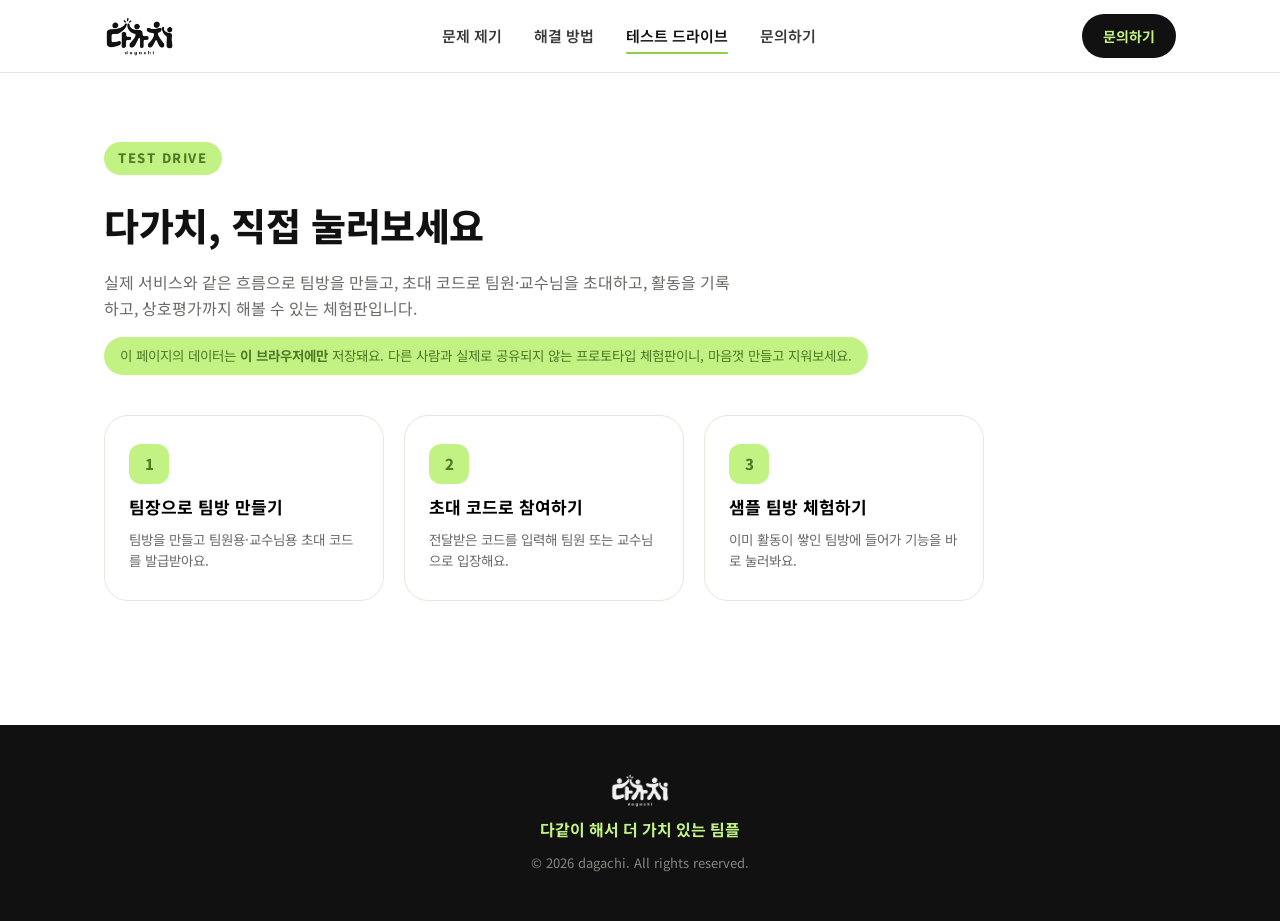
<file: test-drive.html>
<!DOCTYPE html>
<html lang="ko">
<head>
<meta charset="UTF-8">
<meta name="viewport" content="width=device-width, initial-scale=1.0">
<title>다가치 | 테스트 드라이브</title>
<meta name="description" content="다가치 팀방 생성, 초대, 활동 기록, 상호평가 흐름을 직접 눌러볼 수 있는 체험판입니다.">
<link rel="icon" type="image/png" href="assets/favicon.png">
<link rel="preconnect" href="https://fonts.googleapis.com">
<link rel="preconnect" href="https://fonts.gstatic.com" crossorigin>
<link href="https://fonts.googleapis.com/css2?family=Noto+Sans+KR:wght@400;500;700;900&display=swap" rel="stylesheet">
<link rel="stylesheet" href="styles.css">
<link rel="stylesheet" href="test-drive.css">
</head>
<body class="lab-body">

<header class="site-header">
  <div class="container header-inner">
    <a class="brand" href="index.html">
      <img src="assets/logo-mark.png" alt="다가치 로고" class="brand-logo">
    </a>
    <nav class="nav" aria-label="주요 메뉴">
      <a href="index.html#problem">문제 제기</a>
      <a href="index.html#solution">해결 방법</a>
      <a href="test-drive.html" class="nav-active">테스트 드라이브</a>
      <a href="index.html#contact">문의하기</a>
    </nav>
    <a href="index.html#contact" class="btn btn-primary btn-small">문의하기</a>
  </div>
</header>

<main class="lab-main">
  <div class="container">
    <p class="eyebrow">TEST DRIVE</p>
    <h1 class="lab-title">다가치, 직접 눌러보세요</h1>
    <p class="lab-sub">
      실제 서비스와 같은 흐름으로 팀방을 만들고, 초대 코드로 팀원·교수님을 초대하고,
      활동을 기록하고, 상호평가까지 해볼 수 있는 체험판입니다.
    </p>
    <p class="lab-disclaimer">
      이 페이지의 데이터는 <strong>이 브라우저에만</strong> 저장돼요. 다른 사람과 실제로
      공유되지 않는 프로토타입 체험판이니, 마음껏 만들고 지워보세요.
    </p>
  </div>

  <div class="container">
    <div id="app" class="lab-app" aria-live="polite"></div>
  </div>
</main>

<footer class="site-footer">
  <div class="container footer-inner">
    <img src="assets/logo-mark-white.png" alt="다가치 로고" class="footer-logo">
    <p class="footer-tagline">다같이 해서 더 가치 있는 팀플</p>
    <p class="footer-copy">© 2026 dagachi. All rights reserved.</p>
  </div>
</footer>

<script src="test-drive.js"></script>
</body>
</html>
</file>
<file: styles.css>
/* ---------- Tokens ---------- */
:root{
  --ink: #111111;
  --ink-soft: #3a3a3a;
  --gray: #6b6b68;
  --paper: #ffffff;
  --cream: #f7f7f0;
  --line: #e7e7dd;

  --lime: #c2f284;
  --lime-dark: #8fce4b;
  --lime-deep: #4f7a25;
  --mint: #bdeedd;
  --sand: #f4ecd8;

  --radius-sm: 10px;
  --radius-md: 16px;
  --radius-lg: 24px;
  --shadow-sm: 0 2px 10px rgba(17,17,17,0.06);
  --shadow-md: 0 12px 30px rgba(17,17,17,0.08);

  --font: 'Noto Sans KR', -apple-system, BlinkMacSystemFont, 'Segoe UI', Roboto, sans-serif;
}

*{ box-sizing: border-box; }
html{ scroll-behavior: smooth; }
body{
  margin:0;
  font-family: var(--font);
  color: var(--ink);
  background: var(--paper);
  line-height: 1.6;
  -webkit-font-smoothing: antialiased;
}
img{ max-width:100%; display:block; }
a{ color:inherit; text-decoration:none; }
ul, ol{ margin:0; padding:0; list-style:none; }

.container{
  width: 100%;
  max-width: 1120px;
  margin: 0 auto;
  padding: 0 24px;
}

.only-desktop{ display:inline; }
@media (max-width:640px){ .only-desktop{ display:none; } }

/* ---------- Buttons & chips ---------- */
.btn{
  display:inline-flex;
  align-items:center;
  justify-content:center;
  gap:8px;
  padding: 14px 28px;
  border-radius: 999px;
  font-weight:700;
  font-size:15px;
  border: 1.5px solid transparent;
  cursor:pointer;
  transition: transform .15s ease, box-shadow .15s ease, background-color .15s ease, color .15s ease;
}
.btn-primary{
  background: var(--ink);
  color: var(--lime);
}
.btn-primary:hover{ transform: translateY(-2px); box-shadow: var(--shadow-md); }
.btn-outline{
  background: transparent;
  border-color: var(--ink);
  color: var(--ink);
}
.btn-outline:hover{ background: var(--ink); color: var(--lime); }
.btn-small{ padding:10px 20px; font-size:14px; }
.btn-full{ width:100%; padding:16px 28px; }

.chip{
  display:inline-block;
  padding: 8px 20px;
  border-radius: 999px;
  background: var(--ink);
  color: var(--lime);
  font-weight:700;
  font-size:14px;
  letter-spacing: .02em;
}
.chip-arrow{ color: var(--gray); font-weight:700; }

/* ---------- Header ---------- */
.site-header{
  position: sticky;
  top:0;
  z-index: 50;
  background: rgba(255,255,255,0.86);
  backdrop-filter: blur(10px);
  border-bottom: 1px solid var(--line);
}
.header-inner{
  display:flex;
  align-items:center;
  justify-content:space-between;
  padding-top:14px;
  padding-bottom:14px;
}
.brand-logo{ height: 40px; width:auto; }
.nav{ display:flex; gap:32px; }
.nav a{ font-weight:600; font-size:15px; color: var(--ink-soft); }
.nav a:hover{ color: var(--ink); }
@media (max-width: 780px){
  .nav{ display:none; }
}

/* ---------- Hero ---------- */
.hero{
  padding: 96px 0 64px;
  text-align:center;
  background:
    radial-gradient(60% 60% at 50% 0%, rgba(194,242,132,0.35), rgba(194,242,132,0) 70%),
    var(--paper);
}
.hero-inner{ display:flex; flex-direction:column; align-items:center; }
.hero-logo{ width: min(380px, 82vw); height:auto; margin-bottom: 28px; }
.hero-tagline{
  font-size: clamp(28px, 4.5vw, 44px);
  font-weight: 800;
  margin: 0 0 16px;
  letter-spacing: -0.02em;
}
.hero-sub{
  color: var(--gray);
  font-size: 17px;
  max-width: 560px;
  margin: 0 0 36px;
}
.hero-actions{ display:flex; gap:14px; flex-wrap:wrap; justify-content:center; }
.hero-badge-row{
  display:flex;
  align-items:center;
  justify-content:center;
  gap:14px;
  margin-top: 64px;
  flex-wrap: wrap;
}

/* ---------- Section shared ---------- */
section{ padding: 96px 0; }
.eyebrow{
  display:inline-block;
  font-weight:800;
  font-size:13px;
  letter-spacing: .12em;
  text-transform: uppercase;
  color: var(--lime-deep);
  background: var(--lime);
  padding: 6px 14px;
  border-radius: 999px;
  margin-bottom: 20px;
}
.eyebrow-light{ background: var(--lime); color:#233a10; }
.section-title{
  font-size: clamp(26px, 3.4vw, 36px);
  font-weight: 800;
  margin: 0 0 16px;
  letter-spacing: -0.01em;
}
.section-title-light{ color: var(--paper); }
.section-desc{
  color: var(--gray);
  font-size: 16px;
  max-width: 640px;
  margin: 0 0 48px;
}
.section-desc-light{ color: #cfd6c6; }

/* ---------- Problem ---------- */
.problem{ background: var(--cream); }
.problem-quote{
  margin: 0 0 56px;
  padding: 36px 40px;
  background: var(--paper);
  border-left: 6px solid var(--ink);
  border-radius: var(--radius-md);
  box-shadow: var(--shadow-sm);
  font-size: 19px;
  font-weight: 600;
  line-height: 1.7;
  color: var(--ink);
  max-width: 820px;
}
.quote-source{
  display:block;
  margin-top: 18px;
  font-size: 14px;
  font-weight: 600;
  color: var(--gray);
}
.problem-grid{
  display:grid;
  grid-template-columns: repeat(3, 1fr);
  gap: 24px;
}
@media (max-width: 860px){ .problem-grid{ grid-template-columns: 1fr; } }
.problem-card{
  background: var(--paper);
  border: 1px solid var(--line);
  border-radius: var(--radius-md);
  padding: 28px 26px;
}
.problem-num{
  display:inline-block;
  font-weight:800;
  font-size: 13px;
  color: var(--lime-deep);
  background: var(--lime);
  padding: 4px 10px;
  border-radius: 999px;
  margin-bottom: 14px;
}
.problem-card h3{ margin: 0 0 10px; font-size: 18px; }
.problem-card p{ margin:0; color: var(--gray); font-size: 14.5px; }

/* ---------- Solution ---------- */
.solution{ background: var(--ink); }
.solution-steps{
  display:grid;
  grid-template-columns: repeat(3, 1fr);
  gap: 24px;
}
@media (max-width: 860px){ .solution-steps{ grid-template-columns: 1fr; } }
.step-card{
  background: #1c1c1c;
  border: 1px solid #2c2c2c;
  border-radius: var(--radius-lg);
  padding: 34px 28px;
  color: #e9e9e3;
}
.step-card-accent{
  background: var(--lime);
  color: var(--ink);
  border-color: var(--lime);
  transform: translateY(-8px);
}
.step-index{
  font-size: 13px;
  font-weight: 800;
  letter-spacing: .1em;
  opacity: .6;
  margin-bottom: 16px;
}
.step-title{
  font-size: 26px;
  font-weight: 800;
  margin: 0 0 16px;
  display:flex;
  align-items:baseline;
  gap: 10px;
}
.step-kor{ font-size: 14px; font-weight:600; opacity:.65; }
.step-desc{ margin:0; font-size: 14.5px; line-height: 1.7; opacity:.85; }
.step-card-accent .step-desc{ opacity: .8; }

/* ---------- How to use ---------- */
.howto{ background: var(--paper); }
.flow{
  display:grid;
  grid-template-columns: repeat(4, 1fr);
  gap: 20px;
}
@media (max-width: 900px){ .flow{ grid-template-columns: 1fr 1fr; } }
@media (max-width: 560px){ .flow{ grid-template-columns: 1fr; } }
.flow-item{
  position:relative;
  background: var(--sand);
  border-radius: var(--radius-md);
  padding: 30px 22px;
}
.flow-num{
  width: 34px; height:34px;
  border-radius: 50%;
  background: var(--ink);
  color: var(--lime);
  display:flex; align-items:center; justify-content:center;
  font-weight:800;
  margin-bottom: 18px;
}
.flow-item h3{ margin:0 0 8px; font-size:17px; }
.flow-item p{ margin:0; color: var(--gray); font-size:14px; }

/* ---------- Contact ---------- */
.contact{ background: var(--mint); }
.contact-inner{ max-width: 640px; }
.contact-form{
  background: var(--paper);
  border-radius: var(--radius-lg);
  padding: 36px;
  box-shadow: var(--shadow-md);
  display:flex;
  flex-direction: column;
  gap: 18px;
}
.form-row{ display:flex; flex-direction:column; gap:8px; }
.form-row label{ font-size:14px; font-weight:700; }
.form-row input,
.form-row textarea{
  border: 1.5px solid var(--line);
  border-radius: var(--radius-sm);
  padding: 12px 14px;
  font-family: inherit;
  font-size: 15px;
  color: var(--ink);
  background: var(--paper);
  resize: vertical;
  transition: border-color .15s ease, box-shadow .15s ease;
}
.form-row input:focus,
.form-row textarea:focus{
  outline:none;
  border-color: var(--lime-dark);
  box-shadow: 0 0 0 4px rgba(194,242,132,0.4);
}
.form-note{
  text-align:center;
  font-size: 14px;
  font-weight:600;
  color: var(--lime-deep);
}

/* ---------- Footer ---------- */
.site-footer{
  background: var(--ink);
  color: #cfd6c6;
  padding: 48px 0;
}
.footer-inner{ text-align:center; display:flex; flex-direction:column; align-items:center; gap:10px; }
.footer-logo{ height: 34px; width:auto; opacity:.95; }
.footer-tagline{ font-weight:700; color: var(--lime); margin:0; }
.footer-copy{ font-size:13px; opacity:.6; margin:0; }
</file>
<file: test-drive.css>
/* ---------- Lab page shell ---------- */
.nav-active{ color: var(--ink) !important; position: relative; }
.nav-active::after{
  content:"";
  position:absolute; left:0; right:0; bottom:-6px;
  height:2px; background: var(--lime-dark);
  border-radius: 2px;
}

.lab-main{ padding: 56px 0 96px; }
.lab-title{
  font-size: clamp(26px, 3.6vw, 38px);
  font-weight: 800;
  margin: 0 0 14px;
  letter-spacing: -0.01em;
}
.lab-sub{
  color: var(--gray);
  font-size: 16px;
  max-width: 640px;
  margin: 0 0 16px;
}
.lab-disclaimer{
  font-size: 13.5px;
  color: var(--lime-deep);
  background: var(--lime);
  display: inline-block;
  padding: 8px 16px;
  border-radius: 999px;
  margin: 0 0 40px;
}

.lab-app{ max-width: 880px; }

/* ---------- Entry screen ---------- */
.entry-grid{
  display:grid;
  grid-template-columns: repeat(3, 1fr);
  gap: 20px;
  margin-bottom: 28px;
}
@media (max-width: 860px){ .entry-grid{ grid-template-columns: 1fr; } }

.entry-card{
  background: var(--paper);
  border: 1.5px solid var(--line);
  border-radius: var(--radius-lg);
  padding: 28px 24px;
  text-align: left;
  cursor: pointer;
  font-family: inherit;
  display:flex;
  flex-direction:column;
  gap: 10px;
  transition: border-color .15s ease, transform .15s ease, box-shadow .15s ease;
}
.entry-card:hover{ border-color: var(--ink); transform: translateY(-3px); box-shadow: var(--shadow-md); }
.entry-card-icon{
  width: 40px; height:40px;
  border-radius: 12px;
  background: var(--lime);
  display:flex; align-items:center; justify-content:center;
  font-weight:800;
  font-size: 15px;
  color: var(--lime-deep);
}
.entry-card h3{ margin:0; font-size:17px; }
.entry-card p{ margin:0; font-size:13.5px; color: var(--gray); line-height:1.6; }

.entry-sample{
  border-radius: var(--radius-lg);
  background: var(--cream);
  border: 1.5px dashed var(--line);
  padding: 22px 24px;
  display:flex;
  align-items:center;
  justify-content:space-between;
  gap: 20px;
  flex-wrap: wrap;
}
.entry-sample p{ margin:0; font-size: 14px; color: var(--ink-soft); max-width: 480px; }
.entry-sample strong{ display:block; font-size:15.5px; margin-bottom:4px; }

/* ---------- Panels ---------- */
.lab-panel{
  background: var(--paper);
  border: 1px solid var(--line);
  border-radius: var(--radius-lg);
  padding: 28px;
  margin-bottom: 20px;
}
.lab-panel h2{ margin:0 0 4px; font-size: 19px; }
.lab-panel-sub{ margin:0 0 20px; font-size:13.5px; color: var(--gray); }

.lab-form{ display:flex; flex-direction:column; gap:16px; max-width: 420px; }
.lab-row{ display:flex; flex-direction:column; gap:6px; }
.lab-row label{ font-size:13.5px; font-weight:700; }
.lab-row input,
.lab-row select,
.lab-row textarea{
  border: 1.5px solid var(--line);
  border-radius: var(--radius-sm);
  padding: 11px 13px;
  font-family: inherit;
  font-size: 14.5px;
  color: var(--ink);
  background: var(--paper);
  resize: vertical;
}
.lab-row input:focus,
.lab-row select:focus,
.lab-row textarea:focus{
  outline:none;
  border-color: var(--lime-dark);
  box-shadow: 0 0 0 4px rgba(194,242,132,0.4);
}
.lab-error{
  color: #b3401f;
  background: #fdeee9;
  border-radius: var(--radius-sm);
  padding: 10px 14px;
  font-size: 13.5px;
  font-weight: 600;
}
.lab-back{
  display:inline-block;
  margin-bottom: 18px;
  font-size: 13.5px;
  font-weight: 700;
  color: var(--gray);
}
.lab-back:hover{ color: var(--ink); }

/* ---------- Room dashboard header ---------- */
.room-head{
  display:flex;
  align-items:flex-start;
  justify-content:space-between;
  gap: 16px;
  flex-wrap: wrap;
  margin-bottom: 24px;
}
.room-head h2{ margin:0 0 6px; font-size:24px; }
.room-meta{ display:flex; align-items:center; gap:10px; flex-wrap:wrap; }

.role-badge{
  display:inline-flex;
  align-items:center;
  gap:6px;
  font-size:12.5px;
  font-weight:800;
  letter-spacing:.03em;
  padding: 5px 12px;
  border-radius: 999px;
}
.role-leader{ background: var(--ink); color: var(--lime); }
.role-member{ background: var(--mint); color: #0d4436; }
.role-professor{ background: var(--sand); color: #6b4f1d; }
.role-sample{ background: #fdeee9; color: #b3401f; }

.btn-leave{
  background: transparent;
  border: 1.5px solid var(--line);
  color: var(--gray);
  padding: 8px 16px;
  border-radius: 999px;
  font-size:13.5px;
  font-weight:700;
  cursor:pointer;
  font-family: inherit;
}
.btn-leave:hover{ border-color: var(--ink); color: var(--ink); }

/* ---------- Invite codes ---------- */
.code-grid{
  display:grid;
  grid-template-columns: repeat(2, 1fr);
  gap: 16px;
}
@media (max-width:640px){ .code-grid{ grid-template-columns: 1fr; } }
.code-card{
  border-radius: var(--radius-md);
  padding: 18px 20px;
  display:flex;
  flex-direction:column;
  gap: 10px;
}
.code-card-member{ background: var(--mint); }
.code-card-professor{ background: var(--sand); }
.code-card-label{ font-size:12.5px; font-weight:800; letter-spacing:.04em; opacity:.75; }
.code-card-value{
  display:flex; align-items:center; justify-content:space-between; gap:10px;
  background: rgba(255,255,255,0.6);
  border-radius: var(--radius-sm);
  padding: 10px 14px;
}
.code-card-value span{
  font-family: 'SFMono-Regular', ui-monospace, Menlo, monospace;
  font-size: 18px;
  font-weight: 700;
  letter-spacing: .08em;
}
.code-copy{
  border:none; background: var(--ink); color:#fff;
  padding: 6px 12px; border-radius: 999px;
  font-size:12px; font-weight:700; cursor:pointer;
  font-family: inherit;
}
.code-copy:hover{ background:#000; }
.code-card-hint{ font-size:12px; opacity:.75; margin:0; }

/* ---------- Members roster ---------- */
.roster-table{ width:100%; min-width: 480px; border-collapse: collapse; }
.roster-table th{
  text-align:left; font-size:12px; letter-spacing:.04em; text-transform:uppercase;
  color: var(--gray); font-weight:700; padding: 0 12px 10px; border-bottom:1px solid var(--line);
}
.roster-table td{
  padding: 12px; border-bottom:1px solid var(--line); font-size:14px; vertical-align: middle;
}
.roster-table tr:last-child td{ border-bottom:none; }
.roster-name{ font-weight:700; }
.roster-name-you{ color: var(--lime-deep); }
.roster-score{ font-variant-numeric: tabular-nums; font-weight:700; }
.roster-score-empty{ color: var(--gray); font-weight:400; }
.table-scroll{ overflow-x:auto; }

/* ---------- Activity feed ---------- */
.activity-list{ display:flex; flex-direction:column; gap:14px; margin: 0 0 24px; }
.activity-item{
  border: 1px solid var(--line);
  border-radius: var(--radius-md);
  padding: 14px 16px;
  display:flex;
  flex-direction:column;
  gap:6px;
}
.activity-top{ display:flex; align-items:center; gap:8px; flex-wrap:wrap; }
.activity-name{ font-weight:700; font-size:14px; }
.activity-tag{
  font-size:11.5px; font-weight:700; background: var(--cream); color: var(--ink-soft);
  padding:3px 10px; border-radius:999px;
}
.activity-time{ font-size:12px; color: var(--gray); margin-left:auto; }
.activity-content{ font-size:14px; color: var(--ink-soft); line-height:1.6; margin:0; }
.lab-empty{ font-size:14px; color: var(--gray); padding: 18px 0; }

/* ---------- Peer evaluation ---------- */
.eval-list{ display:flex; flex-direction:column; gap:14px; }
.eval-row{
  border: 1px solid var(--line);
  border-radius: var(--radius-md);
  padding: 16px;
  display:flex;
  flex-direction:column;
  gap:10px;
}
.eval-row-top{ display:flex; align-items:center; justify-content:space-between; gap:10px; flex-wrap:wrap; }
.eval-target{ font-weight:700; font-size:14.5px; }
.star-rating{ display:flex; gap:4px; }
.star-btn{
  border:none; background:none; cursor:pointer; font-size:22px; line-height:1;
  color: var(--line); padding:0;
}
.star-btn.is-filled{ color: var(--lime-dark); }
.star-btn:focus-visible{ outline: 2px solid var(--lime-dark); border-radius:4px; }
.eval-comment{
  width:100%;
  border: 1.5px solid var(--line);
  border-radius: var(--radius-sm);
  padding: 9px 12px;
  font-family: inherit;
  font-size: 13.5px;
  resize: vertical;
  min-height: 40px;
}
.eval-save{
  align-self:flex-end;
  border:none; background: var(--ink); color: var(--lime);
  padding: 7px 16px; border-radius:999px; font-size:13px; font-weight:700; cursor:pointer;
  font-family: inherit;
}
.eval-save:hover{ background:#000; }
.eval-saved-note{ font-size:12px; color: var(--lime-deep); font-weight:700; }

.readonly-note{
  font-size:13px; color: var(--gray); background: var(--cream);
  border-radius: var(--radius-sm); padding: 12px 16px; margin-top: 8px;
}

.toast{
  position: fixed;
  bottom: 28px; left: 50%; transform: translateX(-50%) translateY(12px);
  background: var(--ink); color: var(--lime);
  padding: 10px 20px; border-radius: 999px;
  font-size: 13.5px; font-weight:700;
  opacity:0; pointer-events:none;
  transition: opacity .2s ease, transform .2s ease;
  z-index: 100;
}
.toast.is-visible{ opacity:1; transform: translateX(-50%) translateY(0); }

/* sample-mode role switcher */
.switcher{
  display:flex; gap:8px; flex-wrap:wrap; margin-bottom: 20px;
  background: var(--cream); padding: 10px; border-radius: var(--radius-md);
}
.switcher span{ font-size:12.5px; color: var(--gray); font-weight:700; align-self:center; margin-right:4px; }
.switcher button{
  border: 1.5px solid var(--line); background: var(--paper); color: var(--ink-soft);
  padding: 6px 14px; border-radius:999px; font-size:12.5px; font-weight:700; cursor:pointer;
  font-family: inherit;
}
.switcher button.is-active{ background: var(--ink); color: var(--lime); border-color: var(--ink); }
</file>
